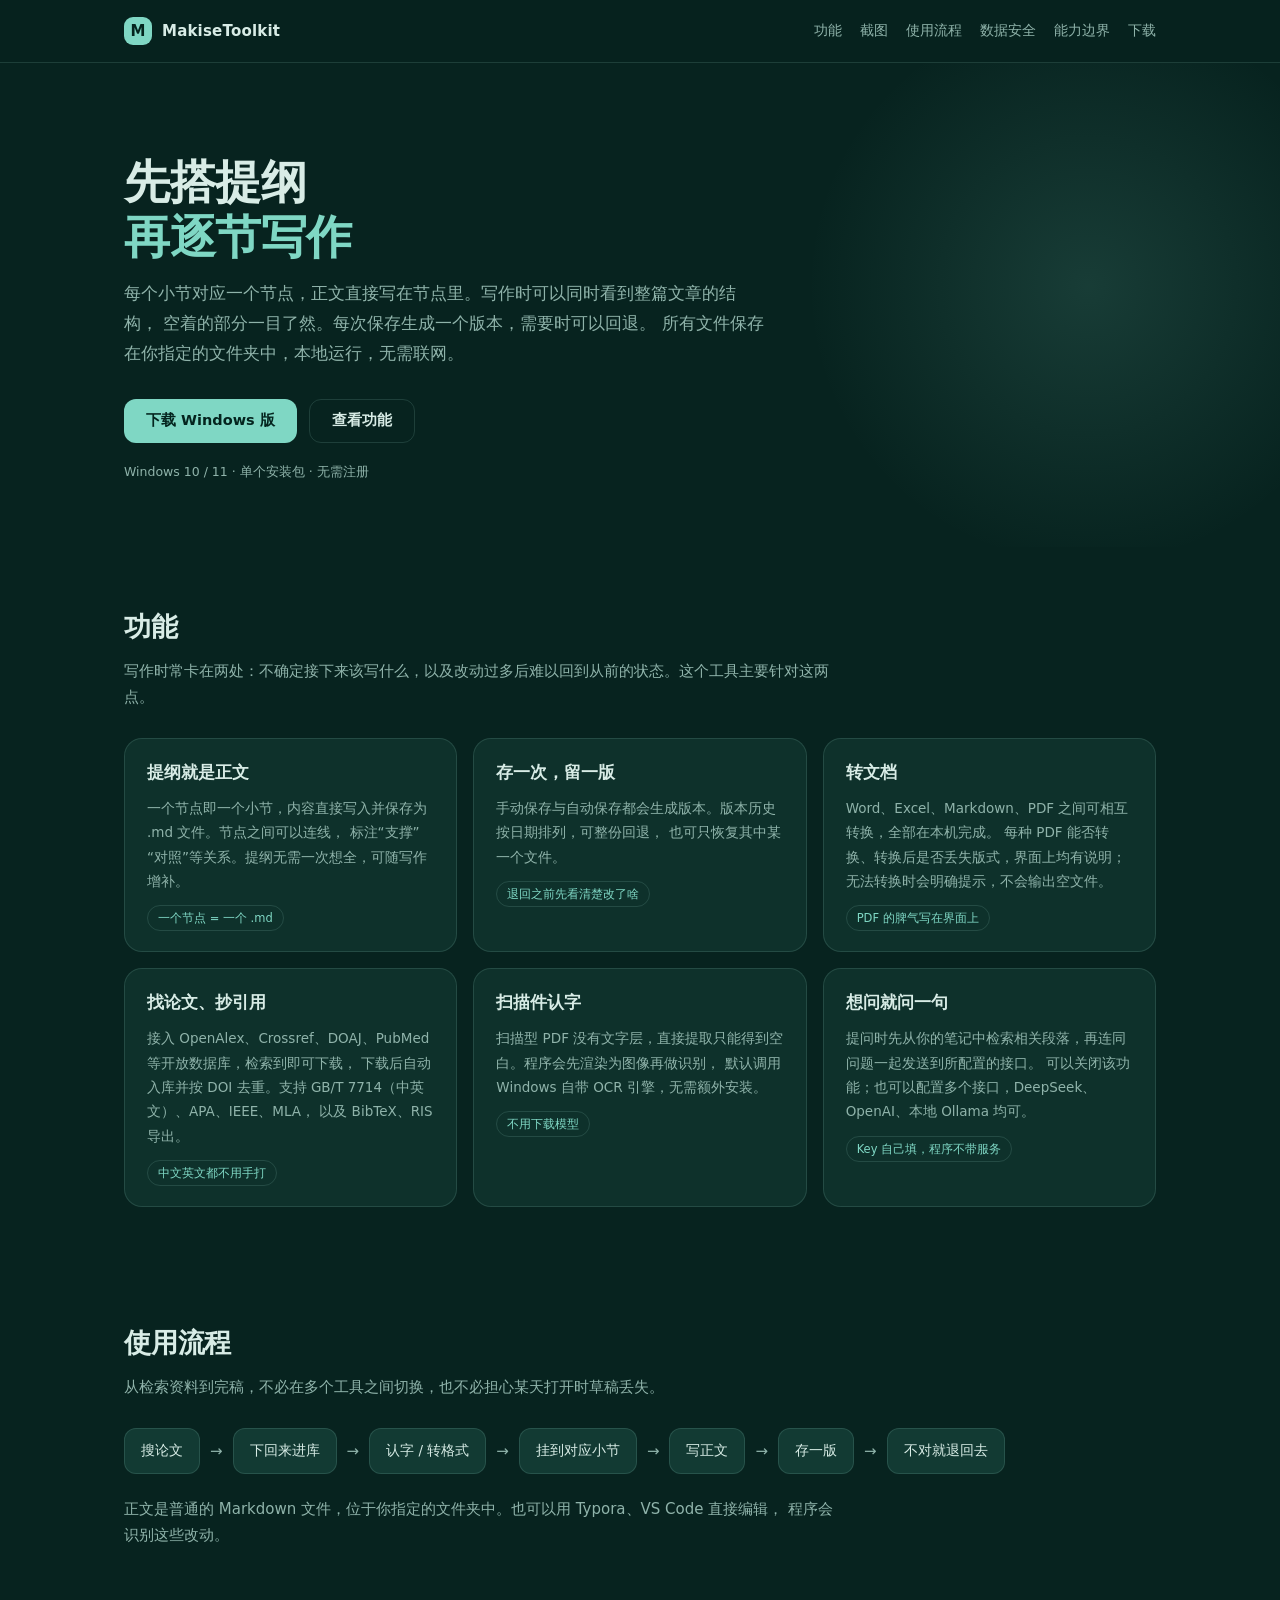
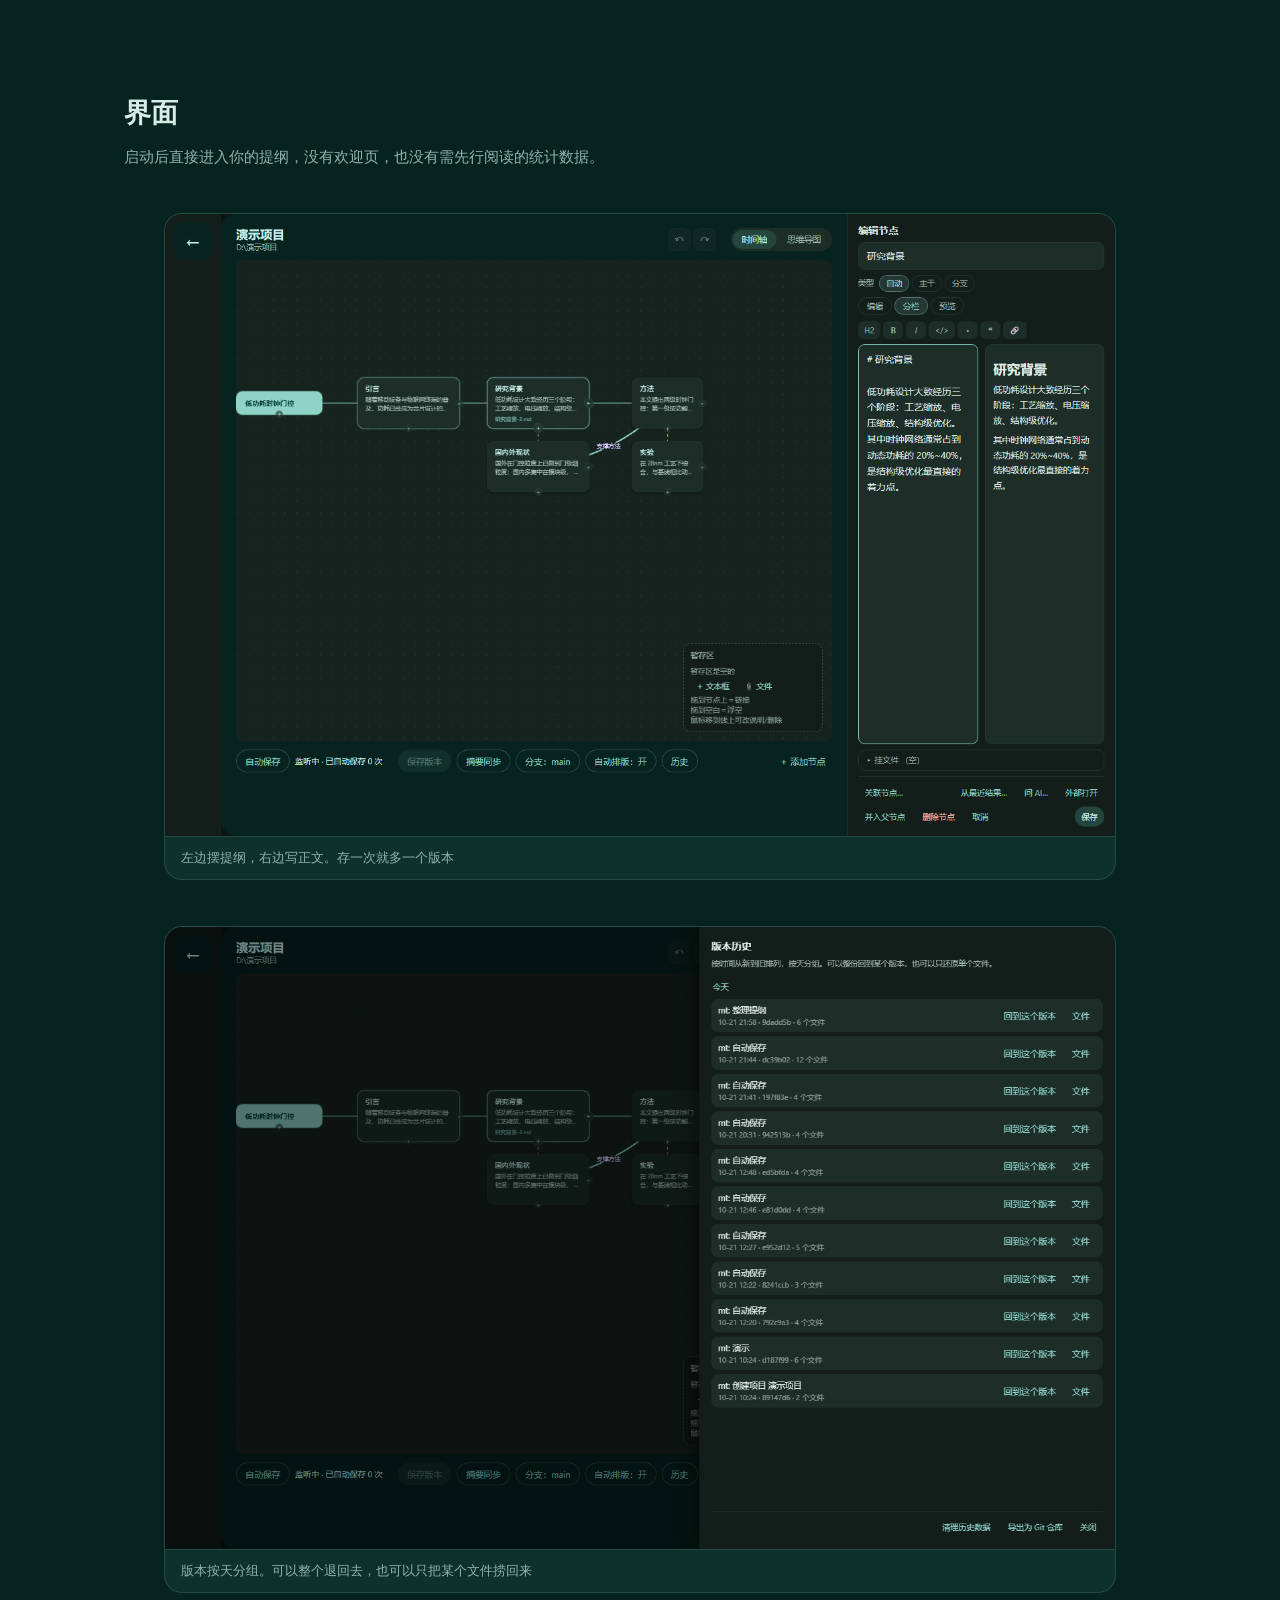
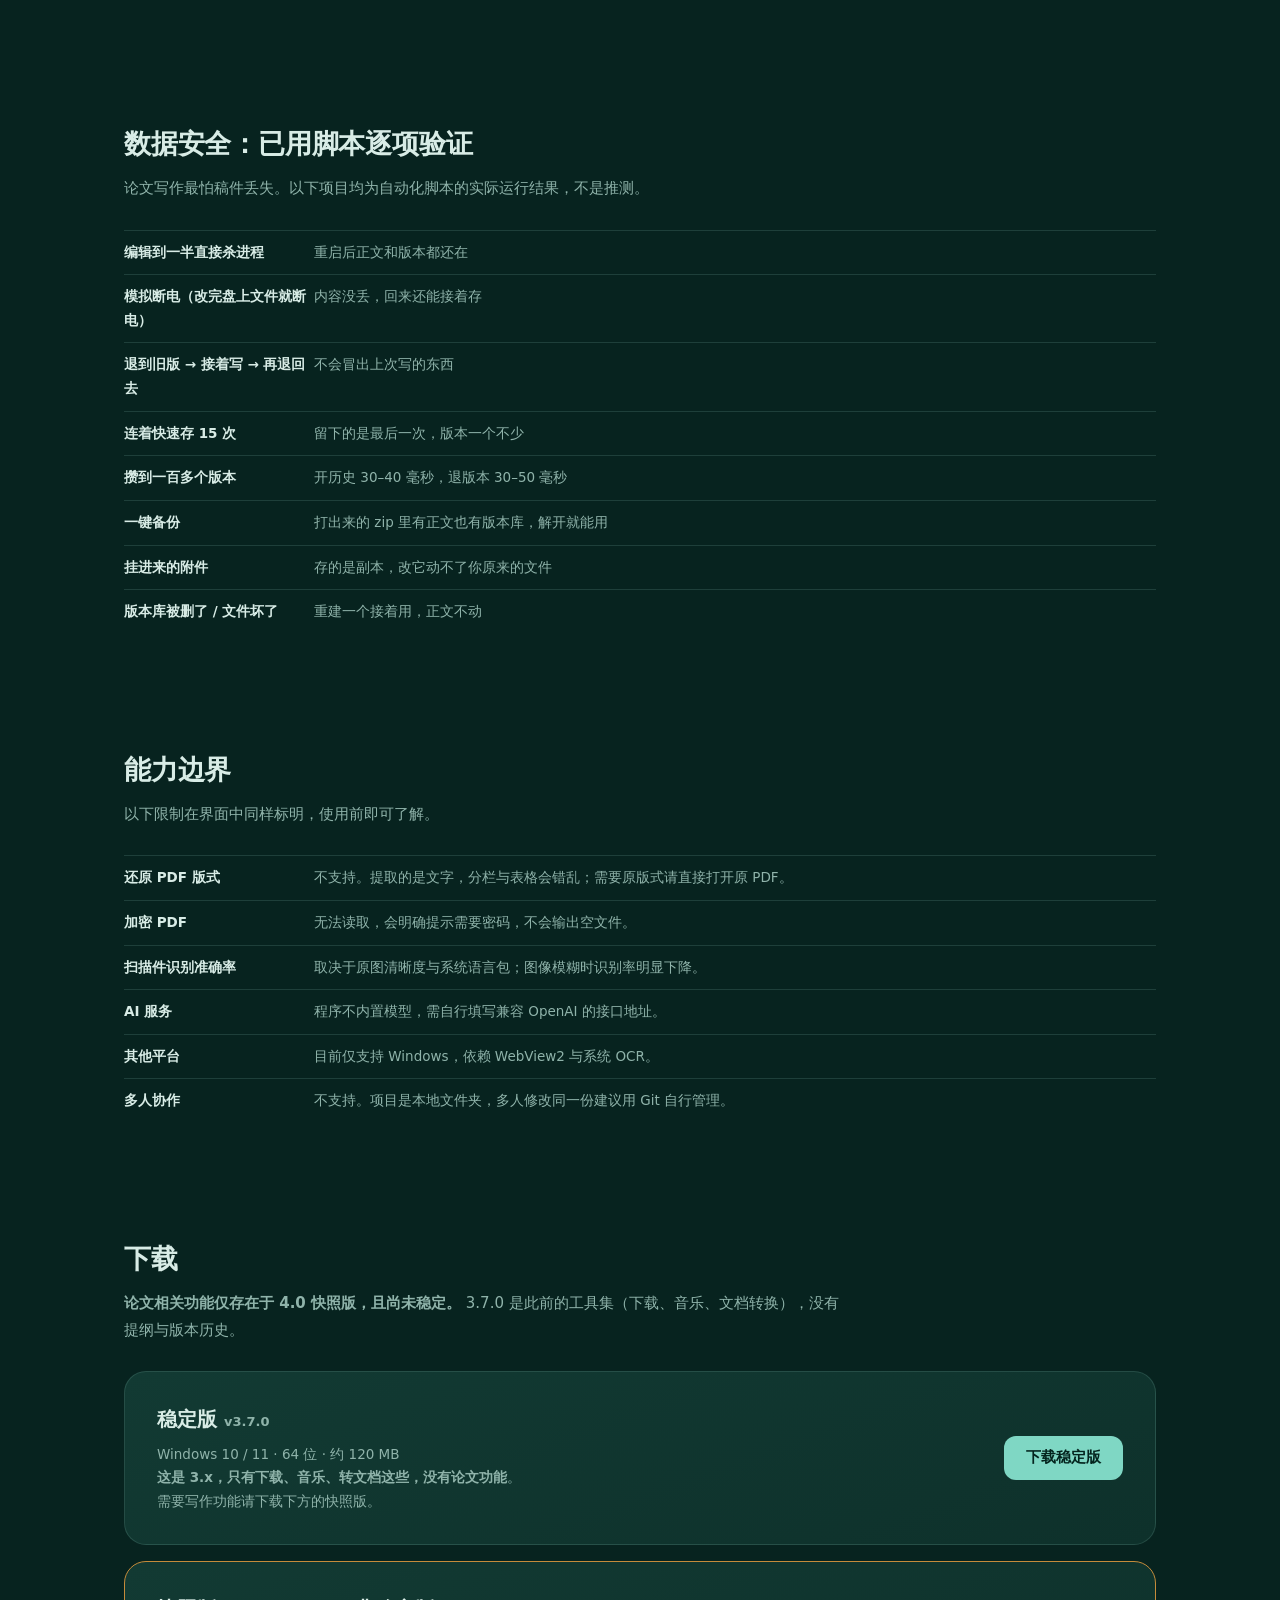
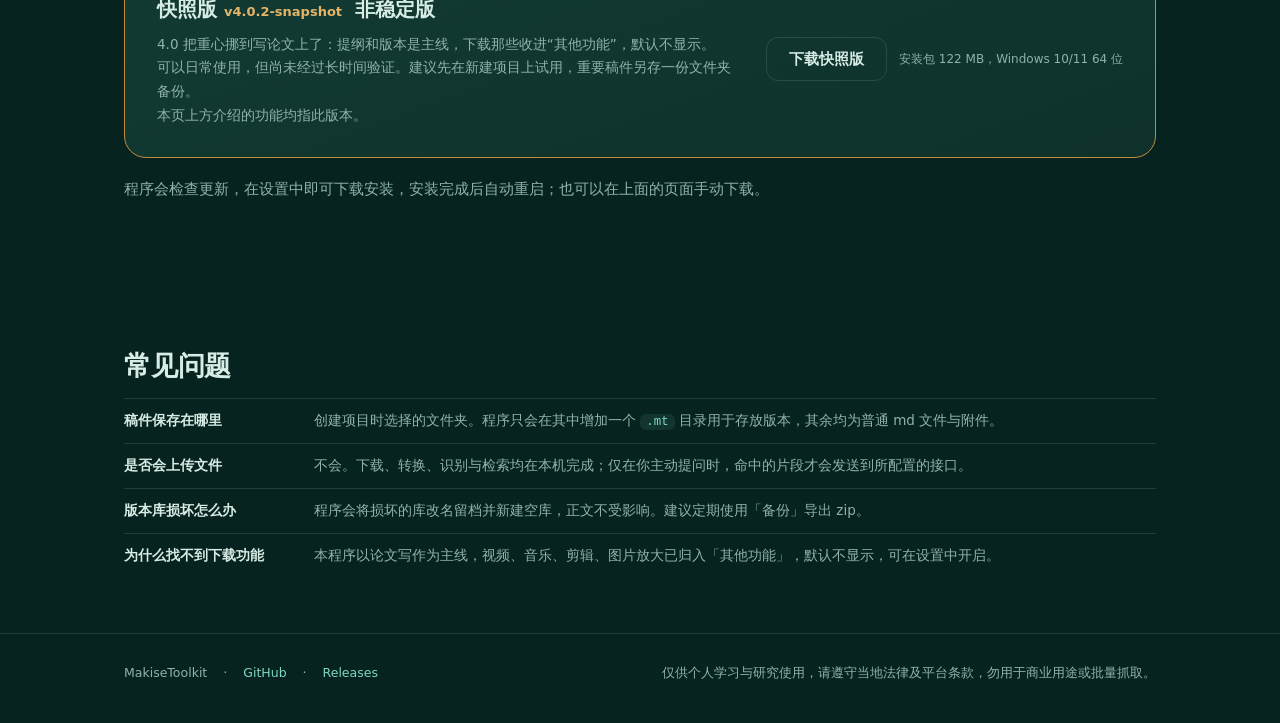
<file: docs/index.html>
<!DOCTYPE html>
<html lang="zh-CN">
<head>
<meta charset="utf-8">
<meta name="viewport" content="width=device-width, initial-scale=1">
<title>MakiseToolkit · 先摆提纲再写论文的本地工具</title>
<meta name="description" content="写论文用的本地小工具：提纲和正文摆在一起，每存一次留一个版本，改坏了退回去。自带文档转换、找论文、扫描件认字。">
<meta property="og:title" content="MakiseToolkit · 写论文用的本地工具">
<meta property="og:description" content="先摆提纲再写正文，存一次留一版，写崩了退回去。文档转换、找论文、认扫描件都在本机跑。">
<meta property="og:image" content="https://plssjx.github.io/BLG/icon-512.png">
<link rel="icon" href="favicon.svg" type="image/svg+xml">
<link rel="alternate icon" href="favicon.ico" sizes="any">
<link rel="apple-touch-icon" href="apple-touch-icon.png">
<link rel="stylesheet" href="site.css">
</head>
<body>

<header class="top">
  <div class="wrap">
    <div class="brand"><span class="mark">M</span>MakiseToolkit</div>
    <nav class="top-nav">
      <a href="#features">功能</a>
      <a href="#shots">截图</a>
      <a href="#flow">使用流程</a>
      <a href="#safety">数据安全</a>
      <a href="#limits">能力边界</a>
      <a href="#download">下载</a>
    </nav>
  </div>
</header>

<main>

<div class="hero">
  <div class="wrap">
    <h1>先搭提纲<br><em>再逐节写作</em></h1>
    <p class="lead">
      每个小节对应一个节点，正文直接写在节点里。写作时可以同时看到整篇文章的结构，
      空着的部分一目了然。每次保存生成一个版本，需要时可以回退。
      所有文件保存在你指定的文件夹中，本地运行，无需联网。
    </p>
    <div class="actions">
      <a class="btn" href="#download">下载 Windows 版</a>
      <a class="btn ghost" href="#features">查看功能</a>
    </div>
    <div class="meta">Windows 10 / 11 · 单个安装包 · 无需注册</div>
  </div>
</div>

<section id="features">
  <div class="wrap">
    <h2>功能</h2>
    <p class="sub">写作时常卡在两处：不确定接下来该写什么，以及改动过多后难以回到从前的状态。这个工具主要针对这两点。</p>
    <div class="grid">

      <div class="card">
        <h3>提纲就是正文</h3>
        <p>一个节点即一个小节，内容直接写入并保存为 .md 文件。节点之间可以连线，
           标注“支撑”“对照”等关系。提纲无需一次想全，可随写作增补。</p>
        <span class="tag">一个节点 = 一个 .md</span>
      </div>

      <div class="card">
        <h3>存一次，留一版</h3>
        <p>手动保存与自动保存都会生成版本。版本历史按日期排列，可整份回退，
           也可只恢复其中某一个文件。</p>
        <span class="tag">退回之前先看清楚改了啥</span>
      </div>

      <div class="card">
        <h3>转文档</h3>
        <p>Word、Excel、Markdown、PDF 之间可相互转换，全部在本机完成。
           每种 PDF 能否转换、转换后是否丢失版式，界面上均有说明；无法转换时会明确提示，不会输出空文件。</p>
        <span class="tag">PDF 的脾气写在界面上</span>
      </div>

      <div class="card">
        <h3>找论文、抄引用</h3>
        <p>接入 OpenAlex、Crossref、DOAJ、PubMed 等开放数据库，检索到即可下载，
           下载后自动入库并按 DOI 去重。支持 GB/T 7714（中英文）、APA、IEEE、MLA，
           以及 BibTeX、RIS 导出。</p>
        <span class="tag">中文英文都不用手打</span>
      </div>

      <div class="card">
        <h3>扫描件认字</h3>
        <p>扫描型 PDF 没有文字层，直接提取只能得到空白。程序会先渲染为图像再做识别，
           默认调用 Windows 自带 OCR 引擎，无需额外安装。</p>
        <span class="tag">不用下载模型</span>
      </div>

      <div class="card">
        <h3>想问就问一句</h3>
        <p>提问时先从你的笔记中检索相关段落，再连同问题一起发送到所配置的接口。
           可以关闭该功能；也可以配置多个接口，DeepSeek、OpenAI、本地 Ollama 均可。</p>
        <span class="tag">Key 自己填，程序不带服务</span>
      </div>

    </div>
  </div>
</section>

<section id="flow">
  <div class="wrap">
    <h2>使用流程</h2>
    <p class="sub">从检索资料到完稿，不必在多个工具之间切换，也不必担心某天打开时草稿丢失。</p>
    <div class="flow">
      <span class="step">搜论文</span><span class="arrow">→</span>
      <span class="step">下回来进库</span><span class="arrow">→</span>
      <span class="step">认字 / 转格式</span><span class="arrow">→</span>
      <span class="step">挂到对应小节</span><span class="arrow">→</span>
      <span class="step">写正文</span><span class="arrow">→</span>
      <span class="step">存一版</span><span class="arrow">→</span>
      <span class="step">不对就退回去</span>
    </div>
    <p class="sub" style="margin-top:22px">
      正文是普通的 Markdown 文件，位于你指定的文件夹中。也可以用 Typora、VS Code 直接编辑，
      程序会识别这些改动。
    </p>
  </div>
</section>

<section id="shots">
  <div class="wrap">
    <h2>界面</h2>
    <p class="sub">启动后直接进入你的提纲，没有欢迎页，也没有需先行阅读的统计数据。</p>
    <div class="shots">
      <figure class="shot">
        <img src="assets/canvas.png" alt="项目画布：节点式提纲">
        <figcaption>左边摆提纲，右边写正文。存一次就多一个版本</figcaption>
      </figure>
      <figure class="shot">
        <img src="assets/history.png" alt="版本历史">
        <figcaption>版本按天分组。可以整个退回去，也可以只把某个文件捞回来</figcaption>
      </figure>
    </div>
  </div>
</section>

<section id="safety">
  <div class="wrap">
    <h2>数据安全：已用脚本逐项验证</h2>
    <p class="sub">论文写作最怕稿件丢失。以下项目均为自动化脚本的实际运行结果，不是推测。</p>
    <table class="facts">
      <tr><td>编辑到一半直接杀进程</td><td>重启后正文和版本都还在</td></tr>
      <tr><td>模拟断电（改完盘上文件就断电）</td><td>内容没丢，回来还能接着存</td></tr>
      <tr><td>退到旧版 → 接着写 → 再退回去</td><td>不会冒出上次写的东西</td></tr>
      <tr><td>连着快速存 15 次</td><td>留下的是最后一次，版本一个不少</td></tr>
      <tr><td>攒到一百多个版本</td><td>开历史 30–40 毫秒，退版本 30–50 毫秒</td></tr>
      <tr><td>一键备份</td><td>打出来的 zip 里有正文也有版本库，解开就能用</td></tr>
      <tr><td>挂进来的附件</td><td>存的是副本，改它动不了你原来的文件</td></tr>
      <tr><td>版本库被删了 / 文件坏了</td><td>重建一个接着用，正文不动</td></tr>
    </table>
  </div>
</section>

<section id="limits">
  <div class="wrap">
    <h2>能力边界</h2>
    <p class="sub">以下限制在界面中同样标明，使用前即可了解。</p>
    <table class="facts">
      <tr><td>还原 PDF 版式</td><td>不支持。提取的是文字，分栏与表格会错乱；需要原版式请直接打开原 PDF。</td></tr>
      <tr><td>加密 PDF</td><td>无法读取，会明确提示需要密码，不会输出空文件。</td></tr>
      <tr><td>扫描件识别准确率</td><td>取决于原图清晰度与系统语言包；图像模糊时识别率明显下降。</td></tr>
      <tr><td>AI 服务</td><td>程序不内置模型，需自行填写兼容 OpenAI 的接口地址。</td></tr>
      <tr><td>其他平台</td><td>目前仅支持 Windows，依赖 WebView2 与系统 OCR。</td></tr>
      <tr><td>多人协作</td><td>不支持。项目是本地文件夹，多人修改同一份建议用 Git 自行管理。</td></tr>
    </table>
  </div>
</section>

<section id="download">
  <div class="wrap">
    <h2>下载</h2>
    <p class="sub"><b>论文相关功能仅存在于 4.0 快照版，且尚未稳定。</b>
      3.7.0 是此前的工具集（下载、音乐、文档转换），没有提纲与版本历史。</p>
    <div class="dl">
      <div class="info">
        <h3>稳定版 <span style="font-size:13px;color:var(--text-dim)">v3.7.0</span></h3>
        <p>Windows 10 / 11 · 64 位 · 约 120 MB<br>
           <b>这是 3.x，只有下载、音乐、转文档这些，没有论文功能</b>。<br>
           需要写作功能请下载下方的快照版。</p>
      </div>
      <div class="btns">
        <a class="btn" href="https://github.com/PLSSJX/BLG/releases/tag/v3.7.0">下载稳定版</a>
      </div>
    </div>
    <div class="dl" style="margin-top:16px;border-color:#c58b3a">
      <div class="info">
        <h3>快照版 <span style="font-size:13px;color:#e5b567">v4.0.2-snapshot</span>
          <span class="tag" style="margin-left:6px">非稳定版</span></h3>
        <p>4.0 把重心挪到写论文上了：提纲和版本是主线，下载那些收进“其他功能”，默认不显示。<br>
           可以日常使用，但尚未经过长时间验证。建议先在新建项目上试用，重要稿件另存一份文件夹备份。<br>
           本页上方介绍的功能均指此版本。</p>
      </div>
      <div class="btns">
        <a class="btn ghost" href="https://github.com/PLSSJX/BLG/releases/tag/v4.0.2-snapshot">下载快照版</a>
        <span style="font-size:12px;color:var(--text-dim);align-self:center">安装包 122 MB，Windows 10/11 64 位</span>
      </div>
    </div>
    <p class="sub" style="margin-top:18px">
      程序会检查更新，在设置中即可下载安装，安装完成后自动重启；也可以在上面的页面手动下载。
    </p>
  </div>
</section>

<section id="faq">
  <div class="wrap">
    <h2>常见问题</h2>
    <table class="facts">
      <tr><td>稿件保存在哪里</td><td>创建项目时选择的文件夹。程序只会在其中增加一个 <code>.mt</code> 目录用于存放版本，其余均为普通 md 文件与附件。</td></tr>
      <tr><td>是否会上传文件</td><td>不会。下载、转换、识别与检索均在本机完成；仅在你主动提问时，命中的片段才会发送到所配置的接口。</td></tr>
      <tr><td>版本库损坏怎么办</td><td>程序会将损坏的库改名留档并新建空库，正文不受影响。建议定期使用「备份」导出 zip。</td></tr>
      <tr><td>为什么找不到下载功能</td><td>本程序以论文写作为主线，视频、音乐、剪辑、图片放大已归入「其他功能」，默认不显示，可在设置中开启。</td></tr>
    </table>
  </div>
</section>

</main>

<footer>
  <div class="wrap">
    <span>MakiseToolkit</span>
    <span>·</span>
    <a href="https://github.com/PLSSJX/BLG">GitHub</a>
    <span>·</span>
    <a href="https://github.com/PLSSJX/BLG/releases/latest">Releases</a>
    <span style="margin-left:auto">仅供个人学习与研究使用，请遵守当地法律及平台条款，勿用于商业用途或批量抓取。</span>
  </div>
</footer>

</body>
</html>
</file>
<file: docs/site.css>
/* MakiseToolkit 官网 —— 和桌面端同一套配色与排版 */
:root {
  --bg: #07231f;
  --bg-soft: #0b2b26;
  --card: #0e312b;
  --card-2: #123a33;
  --line: rgba(168, 230, 216, .14);
  --text: #d8ece6;
  --text-dim: #8fb3aa;
  --primary: #7fd7c4;
  --primary-deep: #123f37;
  --on-primary: #04241e;
  --ok: #8ee39a;
  --warn: #f0c67c;
  --radius: 18px;
  --max: 1080px;
}

* { box-sizing: border-box; }

html { scroll-behavior: smooth; }

body {
  margin: 0;
  background: var(--bg);
  color: var(--text);
  font-family: "MiSans", "HarmonyOS Sans SC", "PingFang SC", "Microsoft YaHei UI",
               "Microsoft YaHei", "Segoe UI", system-ui, -apple-system, sans-serif;
  font-size: 15px;
  line-height: 1.75;
  -webkit-font-smoothing: antialiased;
}

a { color: var(--primary); text-decoration: none; }
a:hover { text-decoration: underline; }

.wrap { max-width: var(--max); margin: 0 auto; padding: 0 24px; }

/* ---------------- 顶部 ---------------- */
header.top {
  position: sticky; top: 0; z-index: 20;
  backdrop-filter: blur(12px);
  background: color-mix(in srgb, var(--bg) 82%, transparent);
  border-bottom: 1px solid var(--line);
}
.top .wrap { display: flex; align-items: center; gap: 14px; height: 62px; }
.brand { display: flex; align-items: center; gap: 10px; font-weight: 600; letter-spacing: .2px; }
.brand .mark {
  width: 28px; height: 28px; border-radius: 9px;
  background: var(--primary); color: var(--on-primary);
  display: grid; place-items: center; font-size: 15px; font-weight: 700;
}
nav.top-nav { margin-left: auto; display: flex; gap: 18px; font-size: 13.5px; }
nav.top-nav a { color: var(--text-dim); }
nav.top-nav a:hover { color: var(--text); text-decoration: none; }
@media (max-width: 720px) { nav.top-nav { display: none; } }

/* ---------------- 按钮 ---------------- */
.btn {
  display: inline-flex; align-items: center; gap: 8px;
  height: 44px; padding: 0 22px; border-radius: 12px;
  background: var(--primary); color: var(--on-primary);
  font-size: 14.5px; font-weight: 600; border: 0; cursor: pointer;
  transition: transform .12s, box-shadow .12s;
}
.btn:hover { transform: translateY(-1px); text-decoration: none; box-shadow: 0 8px 22px rgba(127, 215, 196, .18); }
.btn.ghost {
  background: transparent; color: var(--text);
  border: 1px solid var(--line); box-shadow: none;
}
.btn.ghost:hover { border-color: var(--primary); }

/* ---------------- 首屏 ---------------- */
.hero { padding: 92px 0 64px; position: relative; overflow: hidden; }
.hero::after {
  content: ""; position: absolute; inset: -20% -10% auto auto;
  width: 640px; height: 640px; border-radius: 50%;
  background: radial-gradient(circle, rgba(127,215,196,.14), transparent 62%);
  pointer-events: none;
}
.hero h1 { font-size: 46px; line-height: 1.2; margin: 0 0 14px; letter-spacing: -.5px; }
.hero h1 em { font-style: normal; color: var(--primary); }
.hero p.lead { font-size: 17px; color: var(--text-dim); max-width: 640px; margin: 0 0 30px; }
.hero .actions { display: flex; gap: 12px; flex-wrap: wrap; }
.hero .meta { margin-top: 18px; font-size: 12.5px; color: var(--text-dim); }

/* ---------------- 通用区块 ---------------- */
section { padding: 56px 0; }
section h2 { font-size: 27px; margin: 0 0 8px; letter-spacing: -.2px; }
section p.sub { color: var(--text-dim); margin: 0 0 28px; max-width: 720px; }

.grid { display: grid; gap: 16px; grid-template-columns: repeat(auto-fit, minmax(280px, 1fr)); }

.card {
  background: var(--card);
  border: 1px solid var(--line);
  border-radius: var(--radius);
  padding: 20px 22px;
}
.card h3 { margin: 0 0 8px; font-size: 16.5px; display: flex; align-items: center; gap: 8px; }
.card p { margin: 0; color: var(--text-dim); font-size: 13.5px; line-height: 1.8; }
.card .tag { display: inline-block; margin-top: 12px; font-size: 11.5px; color: var(--primary);
  border: 1px solid var(--line); border-radius: 999px; padding: 2px 10px; }

/* 工作流 */
.flow { display: flex; flex-wrap: wrap; gap: 10px; align-items: center; margin-top: 8px; }
.flow .step {
  background: var(--card-2); border: 1px solid var(--line);
  border-radius: 12px; padding: 10px 16px; font-size: 13.5px;
}
.flow .arrow { color: var(--text-dim); }

/* 截图 */
.shots { display: grid; gap: 16px; grid-template-columns: 1fr; }
.shot {
  border-radius: var(--radius); overflow: hidden;
  border: 1px solid var(--line); background: var(--card);
}
.shot img { display: block; width: 100%; height: auto; }
.shot figcaption { padding: 10px 16px; font-size: 12.5px; color: var(--text-dim); border-top: 1px solid var(--line); }

/* 表格 */
table.facts { width: 100%; border-collapse: collapse; font-size: 13.5px; }
table.facts td { padding: 10px 0; border-top: 1px solid var(--line); vertical-align: top; }
table.facts td:first-child { width: 190px; color: var(--text); font-weight: 600; }
table.facts td:last-child { color: var(--text-dim); }

/* 下载 */
.dl {
  background: linear-gradient(160deg, var(--card-2), var(--card));
  border: 1px solid var(--line); border-radius: 22px; padding: 30px 32px;
  display: flex; gap: 30px; flex-wrap: wrap; align-items: center;
}
.dl .info { flex: 1 1 380px; }
.dl .info h3 { margin: 0 0 6px; font-size: 20px; }
.dl .info p { margin: 0; color: var(--text-dim); font-size: 13.5px; }
.dl .btns { display: flex; gap: 12px; flex-wrap: wrap; }

/* 页脚 */
footer { border-top: 1px solid var(--line); padding: 28px 0 40px; color: var(--text-dim); font-size: 12.5px; }
footer .wrap { display: flex; gap: 16px; flex-wrap: wrap; align-items: center; }

code {
  background: rgba(127, 215, 196, .1); border-radius: 6px; padding: 1px 6px;
  font-family: "Cascadia Code", Consolas, monospace; font-size: .92em; color: var(--primary);
}

/* 统一滚动条：暗色页面里系统默认的亮色轨道很跳。
   注意不能写 scrollbar-width —— Chromium 里它一出现，::-webkit-scrollbar 就失效。 */
::-webkit-scrollbar { width: 10px; height: 10px; }
::-webkit-scrollbar-track { background: transparent; }
::-webkit-scrollbar-thumb {
  background: rgba(127, 215, 196, .3);
  border-radius: 6px;
  border: 2px solid transparent;
  background-clip: content-box;
}
::-webkit-scrollbar-thumb:hover { background: rgba(127, 215, 196, .55); background-clip: content-box; }
</file>
